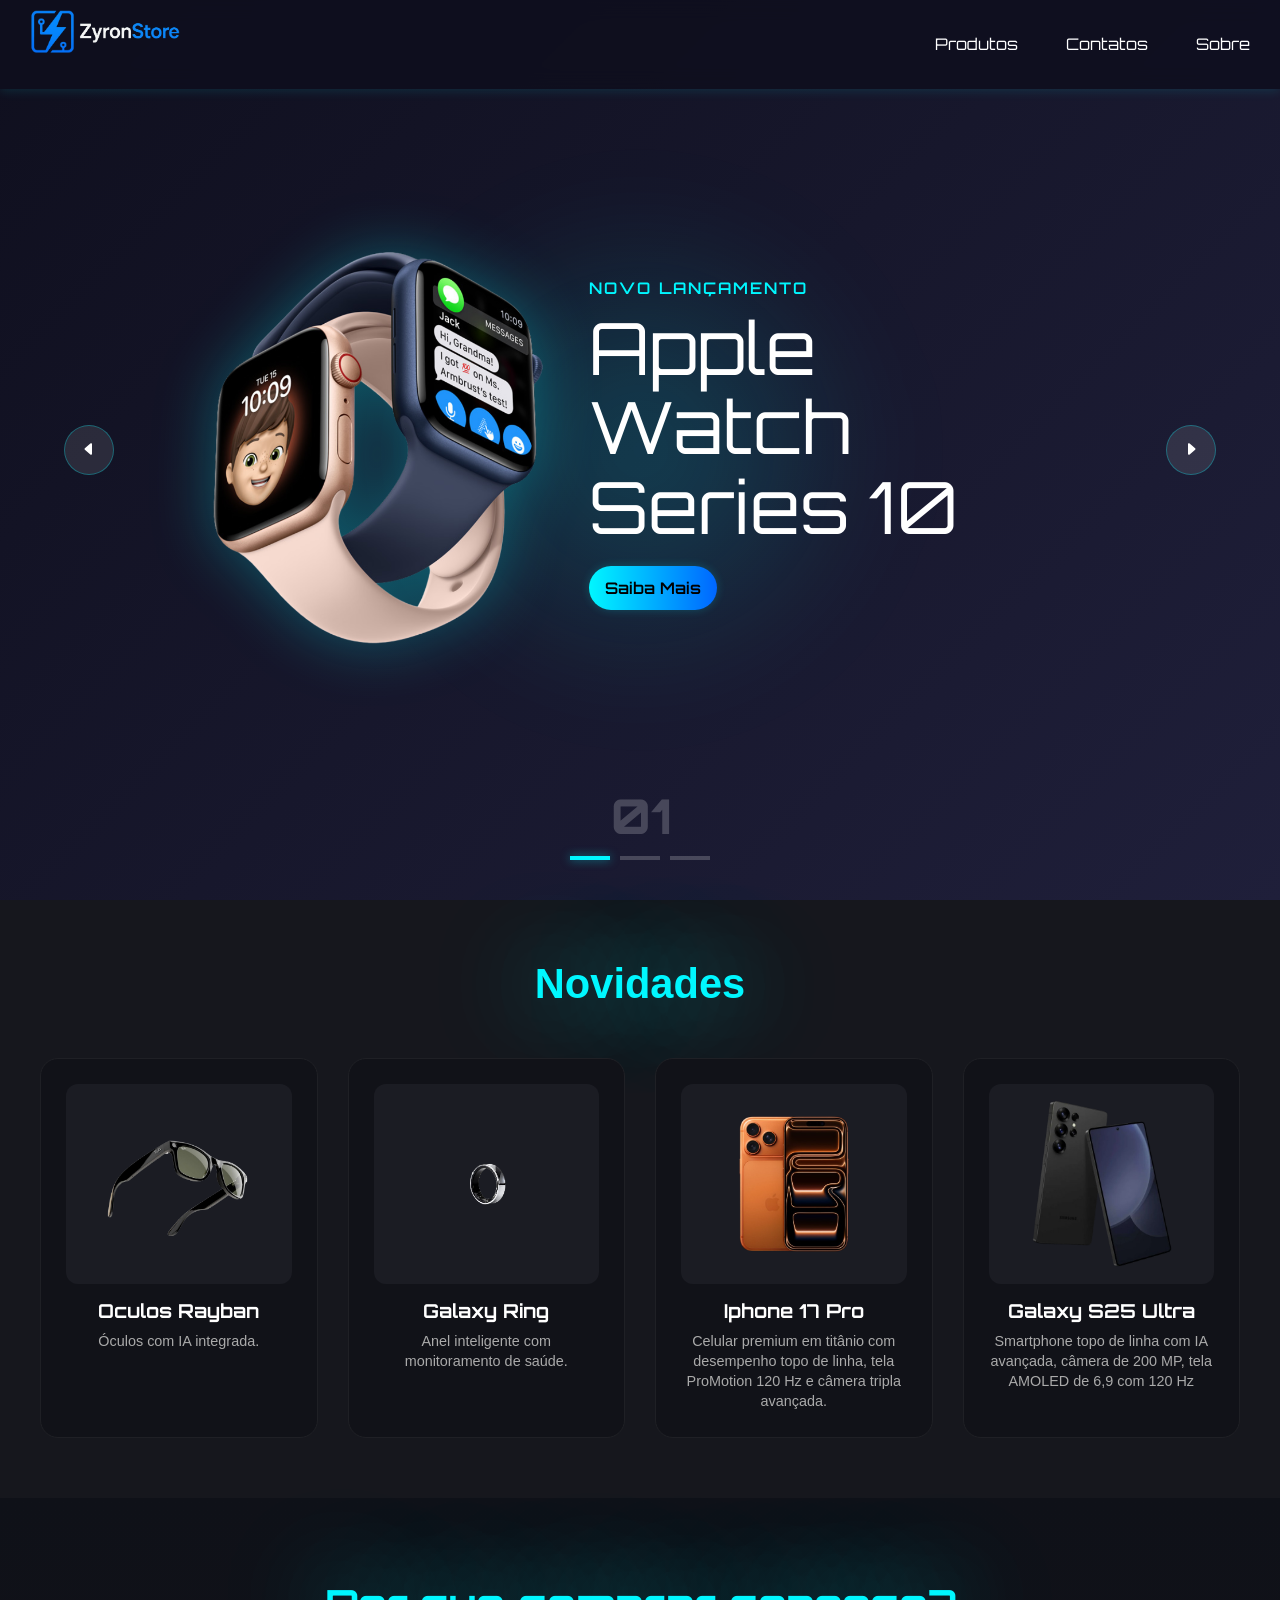
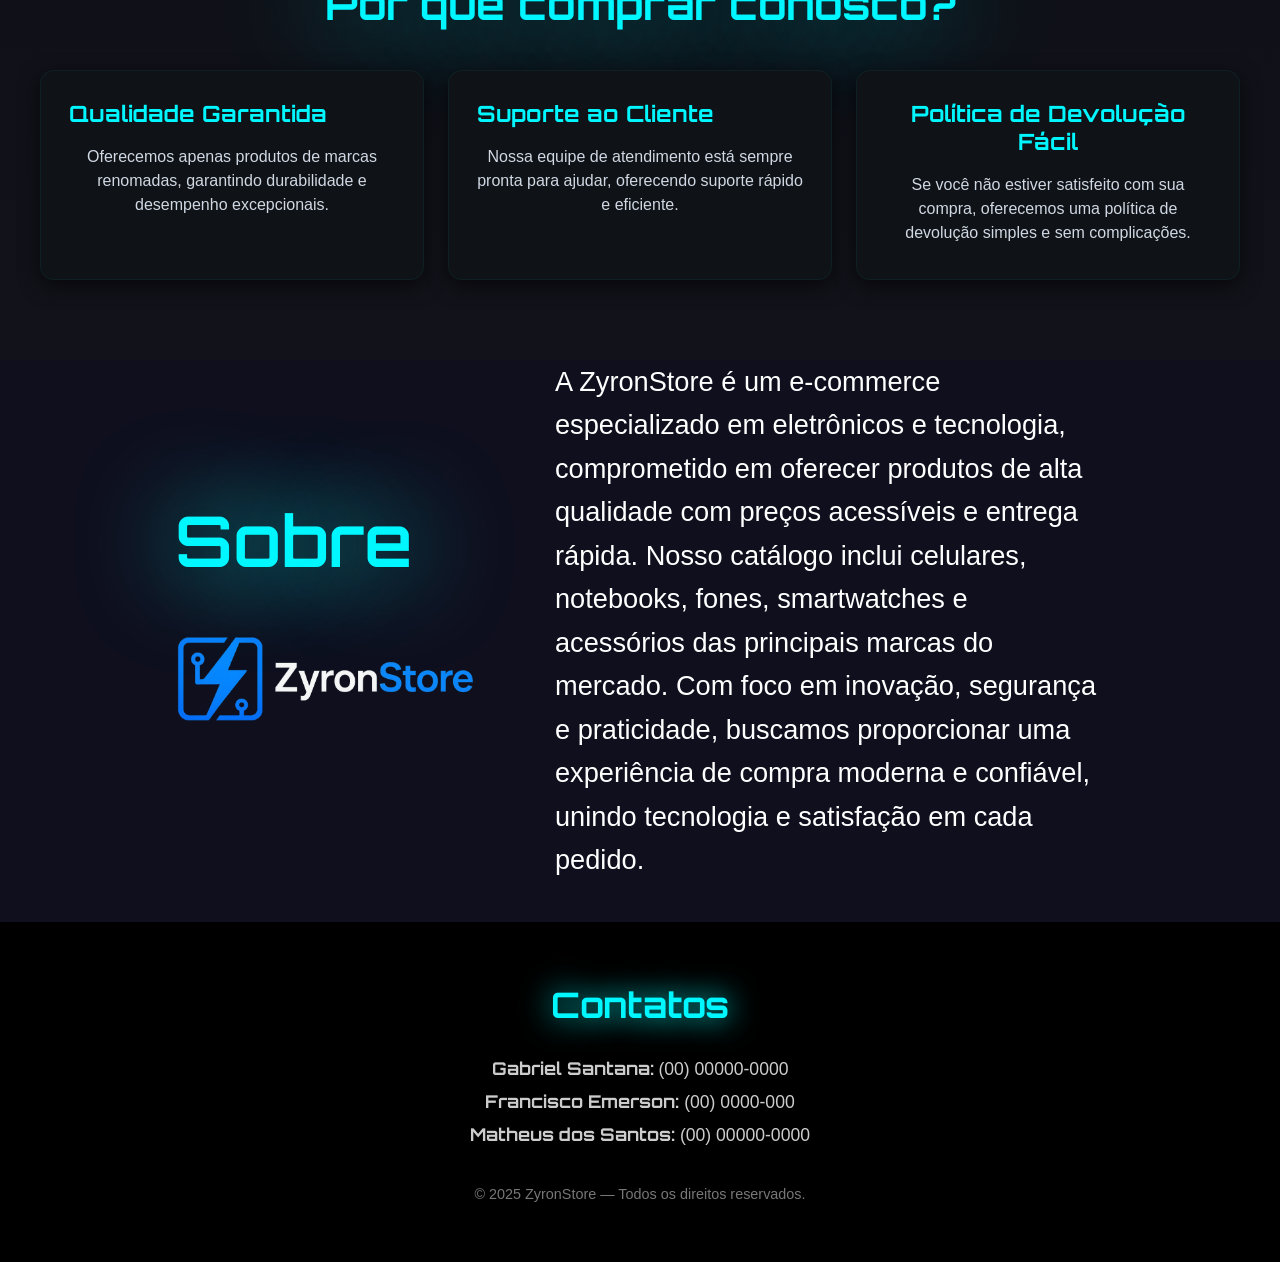
<file: index.html>
<!DOCTYPE html>
<html lang="pt-BR">

<head>
    <meta charset="UTF-8">
    <meta name="viewport" content="width=device-width, initial-scale=1.0">
    <title>ZyronStore Garantia e Qualidade</title>
    <link rel="preconnect" href="https://fonts.googleapis.com">
    <link rel="preconnect" href="https://fonts.gstatic.com" crossorigin>
    <link href="https://fonts.googleapis.com/css2?family=Orbitron:wght@400..900&display=swap" rel="stylesheet">
    <link rel="stylesheet" href="styles.css">
</head>

<body>
    <header>
        <div class="logo">
            <a href="/index.html"><img src="./imagens/logo da zyron.png" alt="Logotipo"></a>
        </div>
        <nav>
            <ul>
                <li id="btn-produtos">Produtos</li>
                <li id="btn-contatos">Contatos</li>
                <li id="btn-sobre">Sobre</li>
            </ul>
        </nav>
    </header>

    <main class="container">

        <div class="list">

            <div class="item active">
                <div class="product-img">
                    <img src="./imagens/apple-watch.png" alt="apple-watch">
                </div>
                <div class="content">
                    <p class="product-tag">Novo Lançamento</p>
                    <p class="product-nome">Apple Watch Series 10</p>
                    <button class="btn">Saiba Mais </button>

                    <div class="description" aria-hidden="true">
                        O AppleWatch Series 10 é o companheiro ideal para quem busca unir estilo, função e tecnologia no pulso.
                    </div>
                </div>
            </div>

            <div class="item">
                <div class="product-img">
                    <img src="./imagens/air-pods.png" alt="air-pods-max">
                </div>
                <div class="content">
                    <p class="product-tag">Novo Lançamento</p>
                    <p class="product-nome">Air Pods Max</p>
                    <button class="btn">Saiba Mais</button>

                    <div class="description" aria-hidden="true">
                        Eleve sua experiência de áudio com o Apple AirPods Max.
                    </div>
                </div>
            </div>

            <div class="item">
                <div class="product-img">
                    <img src="./imagens/vision-pro.png" alt="vision-pro">
                </div>
                <div class="content">
                    <p class="product-tag">Novo Lançamento</p>
                    <p class="product-nome">Vision Pro</p>
                    <button class="btn">Saiba Mais</button>

                    <div class="description" aria-hidden="true">
                        Vision Pro: experiência imersiva com resolução superior.
                    </div>
                </div>
            </div>
        </div>

        <div class="arrow">
            <button class="arrow-btn" id="prev">
                <svg xmlns="http://www.w3.org/2000/svg" width="16" height="16" fill="#ffffff"
                    class="bi bi-caret-left-fill" viewBox="0 0 16 16">
                    <path
                        d="m3.86 8.753 5.482 4.796c.646.566 1.658.106 1.658-.753V3.204a1 1 0 0 0-1.659-.753l-5.48 4.796a1 1 0 0 0 0 1.506z" />
                </svg>
            </button>

            <button class="arrow-btn" id="next">
                <svg xmlns="http://www.w3.org/2000/svg" width="16" height="16" fill="#ffffff"
                    class="bi bi-caret-right-fill" viewBox="0 0 16 16">
                    <path
                        d="m12.14 8.753-5.482 4.796c-.646.566-1.658.106-1.658-.753V3.204a1 1 0 0 1 1.659-.753l5.48 4.796a1 1 0 0 1 0 1.506z" />
                </svg>
            </button>
        </div>

        <div class="indicators">
            <div class="number">01</div>
            <div class="dots">
                <div class="dot active"></div>
                <div class="dot"></div>
                <div class="dot"></div>
            </div>
        </div>

        <section id="estoque" class="estoque-section">
            <div class="estoque-container">

                <h2 class="estoque-title">Novidades</h2>
                <div class="estoque-grid">

                    <a href="loja.html" class="produto-card">
                        <div class="produto-img">
                            <img src="/imagens/RayBan.png" alt="Oculos Rayban">
                        </div>
                        <h3 class="produto-nome">Oculos Rayban</h3>
                        <p class="produto-desc">Óculos com IA integrada.</p>
                    </a>

                    <a href="loja.html" class="produto-card">
                        <div class="produto-img">
                            <img src="/imagens/GalaxyRing.png" alt="Galaxy Ring">
                        </div>
                        <h3 class="produto-nome">Galaxy Ring</h3>
                        <p class="produto-desc">Anel inteligente com monitoramento de saúde.</p>
                    </a>

                    <a href="loja.html" class="produto-card">
                        <div class="produto-img">
                            <img src="./imagens/iPhone-17.png" alt="iphone 17 pro">
                        </div>
                        <h3 class="produto-nome">Iphone 17 Pro</h3>
                        <p class="produto-desc">Celular premium em titânio com desempenho topo de linha, tela ProMotion 120 Hz e câmera tripla avançada.</p>
                    </a>

                    <a href="loja.html" class="produto-card">
                        <div class="produto-img">
                            <img src="./imagens/s25.png" alt="Galaxy S25 Ultra">
                        </div>
                        <h3 class="produto-nome">Galaxy S25 Ultra</h3>
                        <p class="produto-desc">Smartphone topo de linha com IA avançada, câmera de 200 MP, tela AMOLED de 6,9 com 120 Hz</p>
                    </a>

                </div>

        </div>
            </div>
        </section>

        <Section class="Porque-section">
            <div class="Porque-container">
                <h2 class="Porque-title">Por que comprar conosco?</h2>

                <div class="Porque-grid">

                    <div class="Porque-card">
                        <h3 class="Porque-nome">Qualidade Garantida</h3>
                        <p class="Porque-desc">Oferecemos apenas produtos de marcas renomadas, garantindo durabilidade e desempenho excepcionais.</p>
                    </div>

                    <div class="Porque-card">
                        <h3 class="Porque-nome">Suporte ao Cliente</h3>
                        <p class="Porque-desc">Nossa equipe de atendimento está sempre pronta para ajudar, oferecendo suporte rápido e eficiente.</p>
                    </div>

                    <div class="Porque-card">
                        <h3 class="Porque-nome">Política de Devolução Fácil</h3>
                        <p class="Porque-desc">Se você não estiver satisfeito com sua compra, oferecemos uma política de devolução simples e sem complicações.</p>
                    </div>

                </div>
            </div>
        </Section>

        <section id="sobre" class="sobre-container"></section>
            <div class="sobre-container">
                <div class="left">
                    <h2>Sobre</h2>

                    <img src="./imagens/logo da zyron.png" alt="Logo ZyronStore" class="logo">
                </div>

                <div class="right">
                    <p>
                        A ZyronStore é um e-commerce especializado em eletrônicos e tecnologia, comprometido em oferecer produtos de alta qualidade com preços acessíveis e entrega rápida. Nosso catálogo inclui celulares, notebooks, fones, smartwatches e acessórios das principais
                        marcas do mercado. Com foco em inovação, segurança e praticidade, buscamos proporcionar uma experiência de compra moderna e confiável, unindo tecnologia e satisfação em cada pedido.

                    </p>
                </div>
            </div>
        </section>


        <footer id=" contatos " class="footer ">
            <div class="footer-container ">
                <h2 class="footer-title ">Contatos</h2>

                <div class="footer-info ">
                    <p><strong>Gabriel Santana:</strong> (00) 00000-0000</p>
                    <p><strong>Francisco Emerson:</strong> (00) 0000-000</p>
                    <p><strong>Matheus dos Santos:</strong> (00) 00000-0000</p>
                </div>

                <p class="footer-copy ">© 2025 ZyronStore — Todos os direitos reservados.</p>
            </div>

    </main>
</body>
    <script src="script.js "></script>
</html>
</file>
<file: styles.css>
* {
    margin: 0;
    padding: 0;
    box-sizing: border-box;
    list-style: none;
    font-family: 'Orbitron', sans-serif;
}

body {
    background-color: #0f0f1e;
    color: #ffffff;
    font-size: 16px;
    overflow-x: hidden;
}


header {
    position: fixed;
    top: 0;
    width: 100%;
    padding: 10px 30px;
    display: flex;
    justify-content: space-between;
    align-items: center;
    z-index: 9;
    pointer-events: auto;
   background: rgba(15, 15, 30, 0.85);
    backdrop-filter: blur(10px);
    box-shadow: 0 2px 10px rgba(0, 247, 255, 0.12);
}

.container {
    height: 100vh;
    position: relative;
    background: linear-gradient(135deg, #0f0f1e 0%, #1f1f3a 100%);
}

.container::before {
    content: '';
    position: absolute;
    width: 500px;
    height: 500px;
    border-radius: 50%;
    background: radial-gradient(circle at center, rgba(0, 247, 255, 0.2) 0%, rgba(15, 15, 30, 0)70%);
    top: 50%;
    left: 50%;
    transform: translate(-50%, -50%);
    filter: blur(50px);
    z-index: 1;
    animation: pulse 4s infinite alternate;
}

@keyframes pulse {
    0% {
        transform: translate(-50%, -50%) scale(0.8);
        opacity: 0.5;
    }
    100% {
        transform: translate(-50%, -50%) scale(1.5);
        opacity: 1;
    }
}



.list {
    width: 80%;
    height: 100%;
    margin: 0 auto;
    position: relative;
    z-index: 4;
    pointer-events: none;
}

.item,
.product-img,
.product-img img,
.content,
.btn,
.arrow,
.indicators {
    pointer-events: auto;
}

.item {
    position: absolute;
    inset: 0;
    display: flex;
    justify-content: center;
    align-items: center;
    opacity: 0;
    transform: translateX(100vw);
    transition: transform 0.7s ease-in-out, opacity 0.7s ease-in-out;
}

.active {
    opacity: 1;
    transform: translateX(0);
}

.product-img {
    width: 45%;
    height: 100%;
    display: flex;
    justify-content: center;
    align-items: center;
    position: relative;
}

.product-img img {
    max-width: 90%;
    max-height: 70%;
    filter: drop-shadow(0 0 30px rgba(0, 247, 255, 0.3));
    transform: translateX(400px);
    opacity: 0;
    transition: transform 0.6s ease, opacity 0.6s ease;
    transition-delay: 0.5s;
}

.active .product-img img {
    opacity: 1;
    transform: translateX(0);
}

.content {
    width: 55%;
    padding-right: 80px;
    display: flex;
    align-items: flex-start;
    justify-content: center;
    flex-direction: column;
}

.product-tag {
    font-size: 1rem;
    text-transform: uppercase;
    color: #00f7ff;
    font-weight: 600;
    letter-spacing: 2px;
    margin-bottom: 10px;
}

.product-nome {
    font-size: 4.5rem;
    font-family: 'Orbitron', sans-serif;
    line-height: 1.1;
    margin-bottom: 20px;
}

.logo img {
    width: 150px;
    cursor: pointer;
}

.btn {
    padding: 12px 16px;
    background: linear-gradient(90deg, #00f7ff, #0066ff);
    border-radius: 30px;
    color: #000;
    font-size: 1rem;
    font-weight: 600;
    cursor: pointer;
    border: none;
    transition: all 0.3s ease;
    box-shadow: 0 0 10px rgba(0, 247, 255, 0.2);
}

.btn:hover {
    transform: scale(1.05);
    box-shadow: 0 0 20px rgba(0, 247, 255, 0.4);
}

.arrow {
    position: absolute;
    width: 90%;
    display: flex;
    justify-content: space-between;
    top: 50%;
    left: 50%;
    transform: translate(-50%, -50%);
    z-index: 5;
}

.arrow-btn {
    width: 50px;
    height: 50px;
    border-radius: 50%;
    cursor: pointer;
    background-color: rgba(255, 255, 255, 0.1);
    border: 1px solid rgba(0, 247, 255, 0.3);
}

.arrow-btn:hover {
    background-color: rgba(0, 247, 255, 0.2);
    box-shadow: 0 0 10px rgba(0, 247, 255, 0.5);
}

.indicators {
    position: absolute;
    bottom: 40px;
    left: 50%;
    transform: translateX(-50%);
    display: flex;
    flex-direction: column;
    align-items: center;
    gap: 10px;
    z-index: 5;
}

.number {
    font-family: 'Orbitron', sans-serif;
    font-size: 3rem;
    font-weight: 800;
    color: rgba(255, 255, 255, 0.2);
}

.dots {
    display: flex;
    gap: 10px;
}

.dot {
    width: 40px;
    height: 4px;
    border-radius: 2%;
    background-color: rgba(255, 255, 255, 0.2);
    cursor: pointer;
    transition: background-color 0.3s ease;
}

.dot.active {
    background-color: #00f7ff;
    box-shadow: 0 0 10px rgba(0, 247, 255, 0.5);
}

header nav ul {
    display: flex;
    gap: 48px;
}

header nav ul li {
    cursor: pointer;
    position: relative;
    padding: 5px 0;
}

header nav ul li::after {
    content: '';
    position: absolute;
    width: 0;
    height: 2px;
    background-color: #00f7ff;
    left: 0;
    bottom: 0;
    transition: width 0.5s ease;
}

header nav ul li:hover::after {
    width: 100%;
}

.description {
    max-height: 0;
    overflow: hidden;
    transition: max-height 300ms ease, opacity 300ms ease, transform 300ms ease;
    opacity: 0;
    transform: translateY(10px);
    color: #dcdcdc;
    margin-top: 12px;
    line-height: 1.4;
}

.item.expanded .description {
    opacity: 1;
    transform: translateY(0);
}


.estoque-section {
    width: 100%;
    padding: 60px 20px;
    background: #16171D;
}

.estoque-container {
    max-width: 1200px;
    margin: 0 auto;
    text-align: center;
}

.estoque-title {
    font-size: 2.6rem;
    font-weight: 700;
    color: #00f7ff;
    margin-bottom: 50px;
    text-shadow: 0 0 100px cyan;
    font-family: 'Montserrat', sans-serif;
}

.estoque-grid {
    display: grid;
    grid-template-columns: repeat(4, 1fr);
    gap: 30px;
    justify-items: stretch;
    align-items: stretch;
    margin: 0 auto;
    width: 100%;
}

@media (max-width: 900px) {
    .estoque-grid {
        grid-template-columns: repeat(2, 1fr);
    }
}
@media (max-width: 600px) {
    .estoque-grid {
        grid-template-columns: 1fr;
    }
}

.produto-card {
    display: flex;
    flex-direction: column;
    background: #111218;
    padding: 25px;
    border-radius: 18px;
    border: 1px solid #1f2025;
    transition: 0.3s ease;
    cursor: pointer;
    height: 100%;
    box-sizing: border-box;
    text-decoration: none;
    color: inherit;
}

.produto-card:hover {
    border-color: cyan;
    transform: translateY(-6px);
    box-shadow: 0 0 18px cyan;
}

.produto-img {
    width: 100%;
    height: 200px;
    background: #1b1c23;
    border-radius: 12px;
    overflow: hidden;
    display: flex;
    justify-content: center;
    align-items: center;
    margin-bottom: 15px;
}

.produto-img img {
    width: 70%;
    height: auto;
    object-fit: contain;
}

.produto-nome {
    font-size: 1.2rem;
    color: #fff;
    margin-bottom: 8px;
    font-family: 'Orbitron', sans-serif;
}

.produto-desc {
    font-size: 0.9rem;
    color: #aaa;
    line-height: 1.4;
    font-family: 'Montserrat', sans-serif;
}


/* SOBRE */

.sobre-section {
    padding: 100px 0;
    font-family: 'Montserrat', sans-serif;
    color: white;
}

.sobre-container {
    width: 85%;
    max-width: 1300px;
    margin: auto;
    display: flex;
    align-items: center;
    justify-content: center;
    gap: 80px;
}

.left {
    display: flex;
    flex-direction: column;
    align-items: flex-start;
    gap: 2px;
}

.left h2 {
    font-size: 70px;
    font-weight: 600;
    margin: 0;
    color: #00f7ff;
    margin-bottom: 50px;
    text-shadow: 0 0 100px cyan;
    font-family: 'orbitron', sans-serif;
}

.logo {
    width: 300px;
    height: auto;
    margin-bottom: 20px;
}

.right {
    max-width: 550px;
    font-size: 22px;
    line-height: 1.6;
}

.right p {
    font-size: 1.7rem;
    font-family: 'Montserrat', sans-serif;
    color: #ffffff;
}

.Porque-section {
    padding: 80px 20px;
    background: linear-gradient(180deg, #0f1118 0%, #12121a 100%);
    color: #fff;
}

.Porque-container {
    max-width: 1200px;
    margin: 0 auto;
    text-align: center;
}

.Porque-title {
    font-size: 2.6rem;
    color: #00f7ff;
    margin-bottom: 40px;
    text-shadow: 0 0 100px cyan;
    font-family: 'Orbitron', sans-serif;
}

.Porque-grid {
    display: grid;
    grid-template-columns: repeat(3, 1fr);
    gap: 24px;
    align-items: stretch;
}

.Porque-card {
    background: #0f1216;
    border: 1px solid rgba(0,247,255,0.06);
    padding: 28px;
    border-radius: 14px;
    box-shadow: 0 6px 20px rgba(0,0,0,0.6);
    transition: transform .25s ease, box-shadow .25s ease, border-color .25s ease;
    display: flex;
    flex-direction: column;
    gap: 12px;
    align-items: flex-start;
}

.Porque-card:hover {
    transform: translateY(-8px);
    border-color: rgba(0,247,255,0.2);
    box-shadow: 0 12px 36px rgba(0,247,255,0.08);
}

.Porque-nome {
    font-size: 1.4rem;
    color: #00f7ff;
    font-weight: 700;
    margin-bottom: 6px;
    font-family: 'Orbitron', sans-serif;
}

.Porque-desc {
    color: #cfd8e3;
    font-size: 1rem;
    line-height: 1.5;
    font-family: 'Montserrat', sans-serif;
    margin-bottom: 6px;
}


/* responsivo */
@media (max-width: 900px) {
    .Porque-grid {
        grid-template-columns: repeat(2, 1fr);
    }
}

@media (max-width: 600px) {
    .Porque-grid {
        grid-template-columns: 1fr;
    }
    .Porque-container { padding: 0 12px; }
    .Porque-title { font-size: 2rem; }
}


/* FOOTER */

.footer {
    background: #000;
    padding: 60px 20px;
    text-align: center;
    margin-top: 40px;
}

.footer-container {
    max-width: 900px;
    margin: 0 auto;
}

.footer-title {
    font-size: 2.2rem;
    color: #00f7ff;
    margin-bottom: 30px;
    font-family: 'Orbitron', sans-serif;
    text-shadow: 0 0 30px cyan;
}

.footer-info p {
    font-size: 1.1rem;
    margin: 10px 0;
    color: #ccc;
    font-family: 'Montserrat', sans-serif;
}

.footer-copy {
    margin-top: 40px;
    font-size: 0.9rem;
    color: #777;
    font-family: 'Montserrat', sans-serif;
}
</file>
